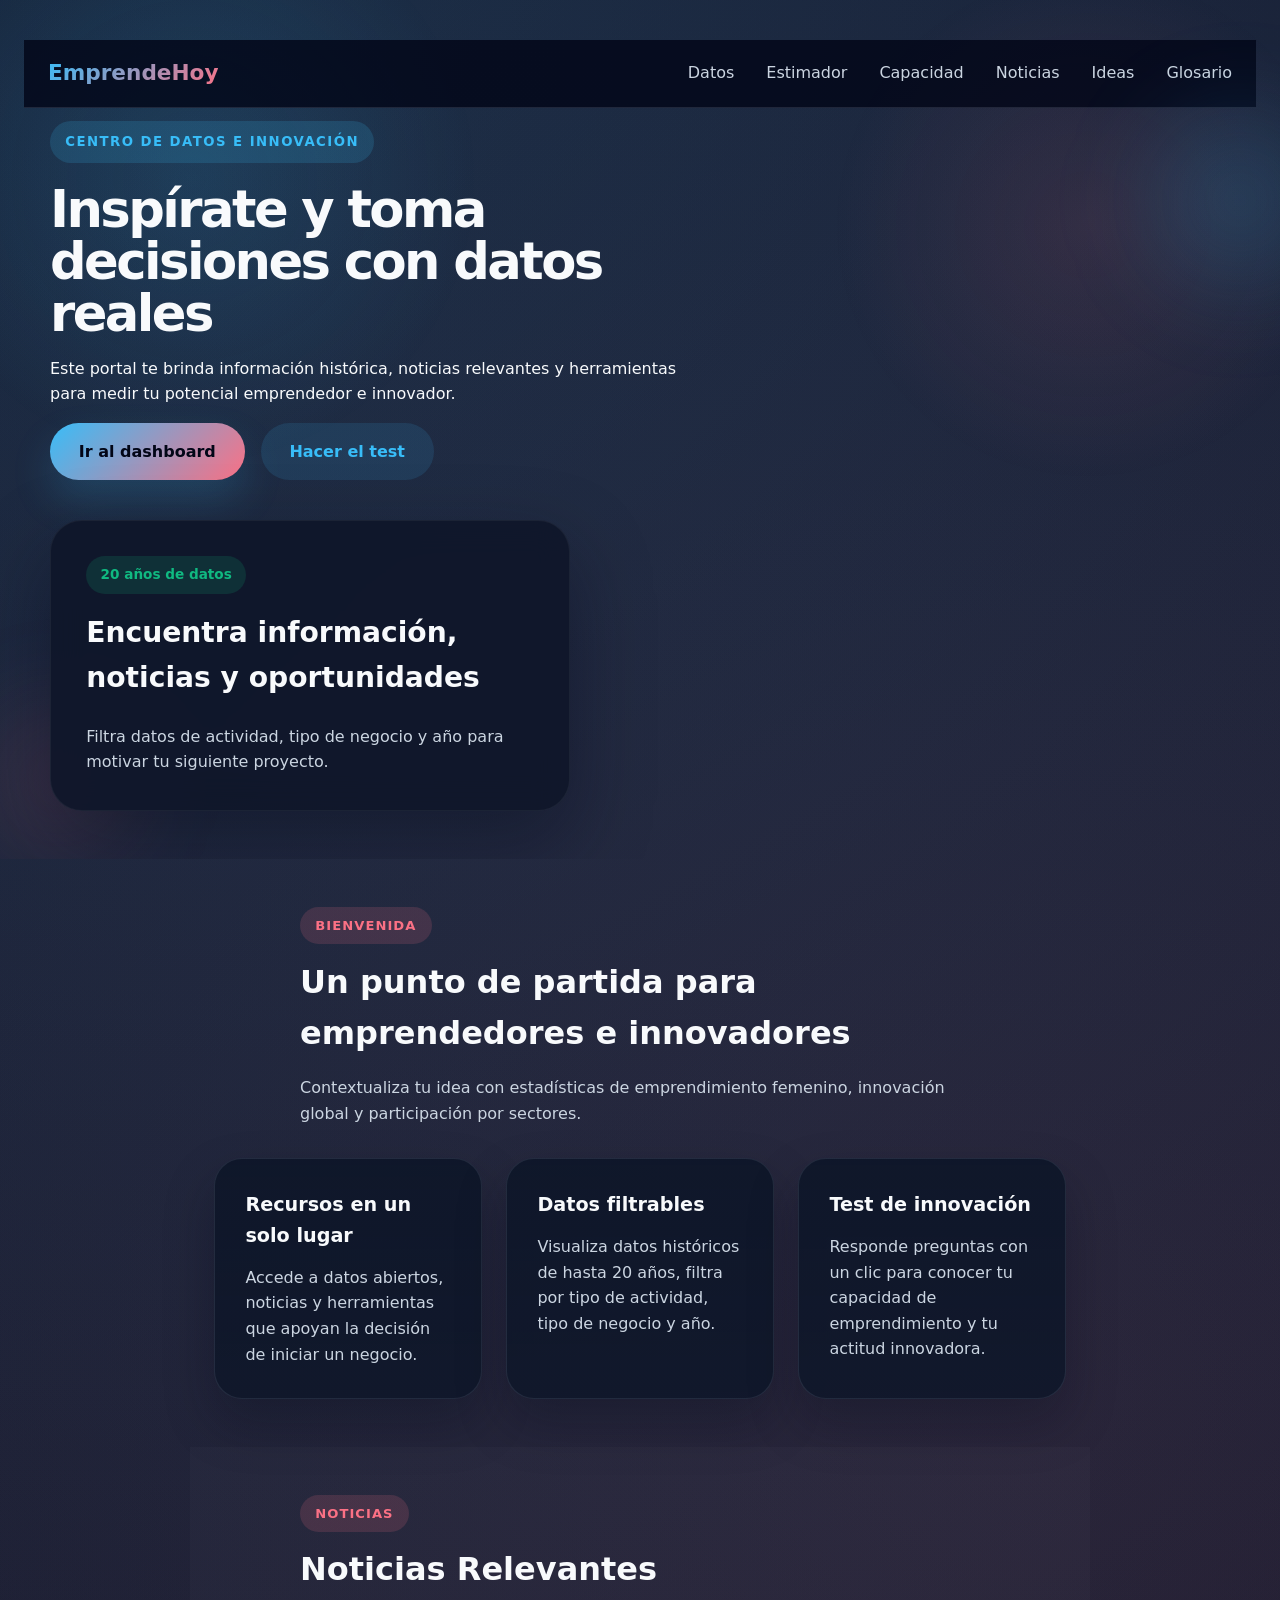
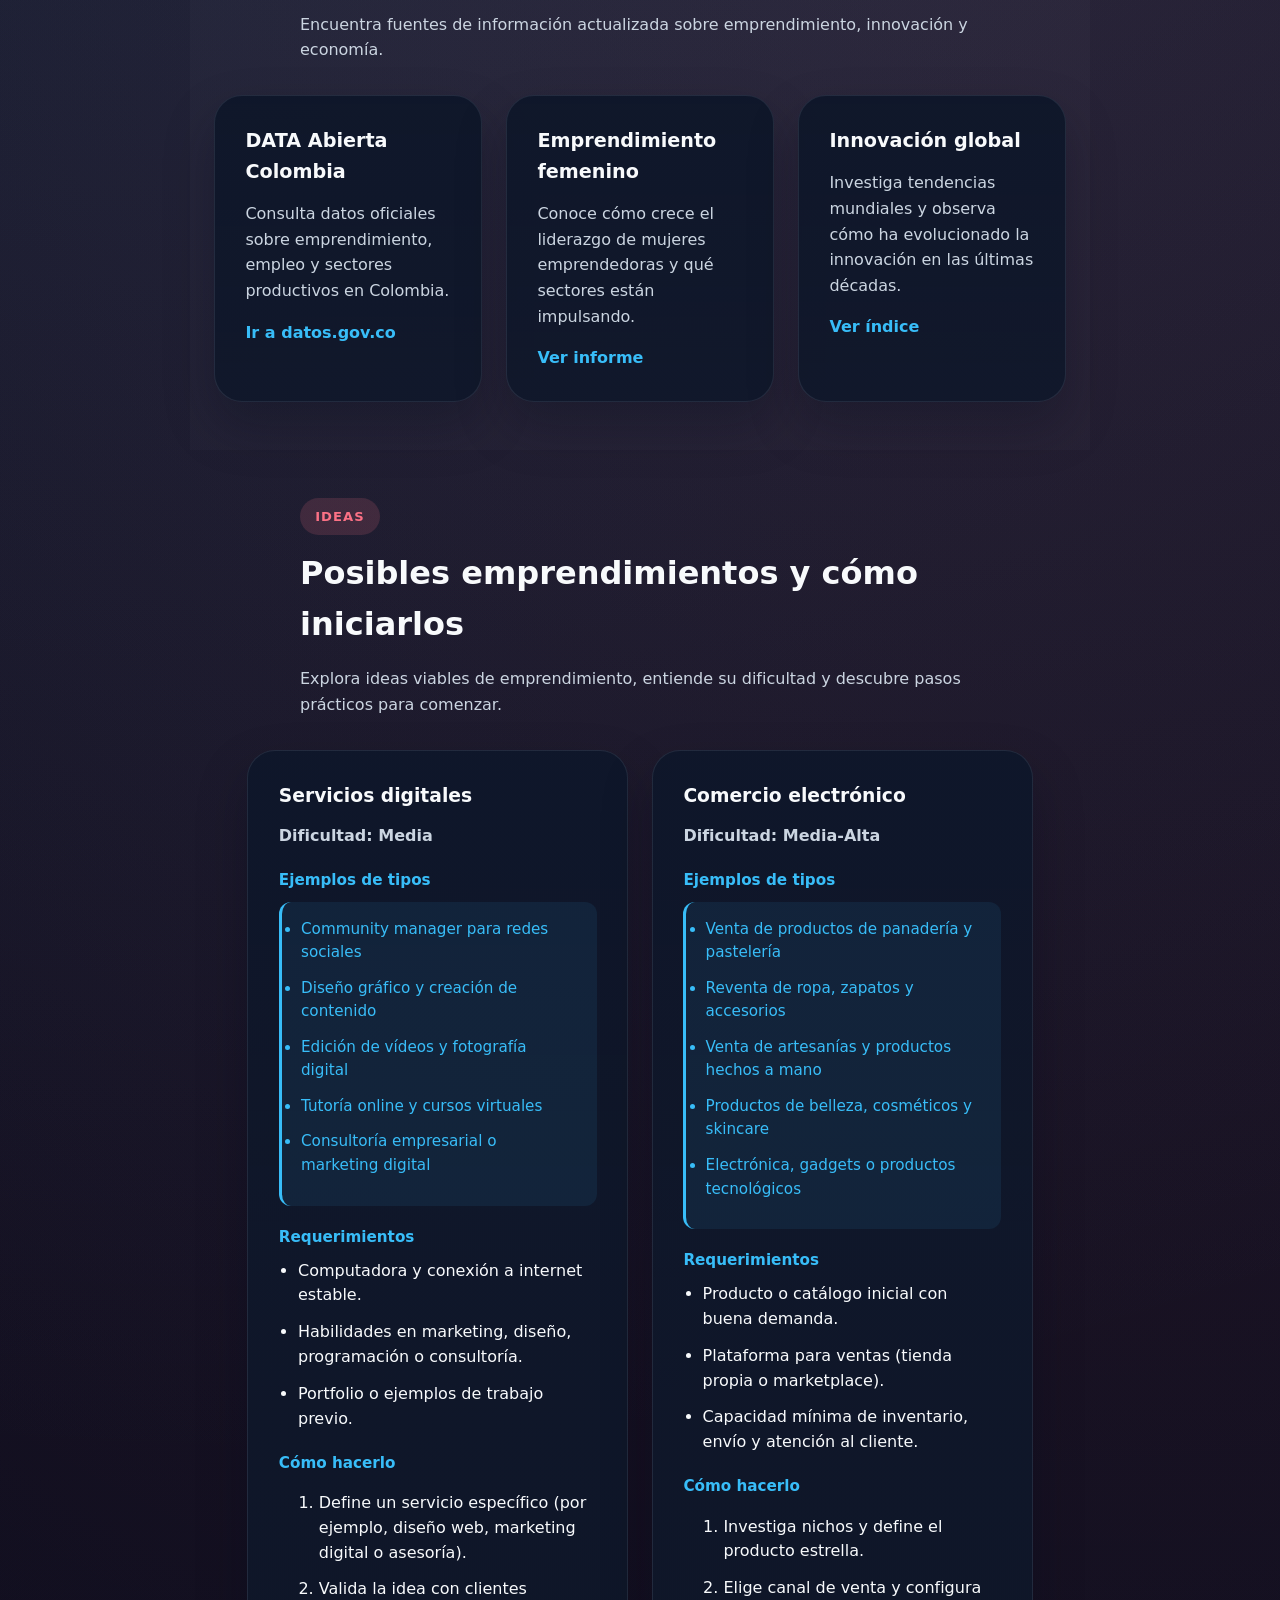
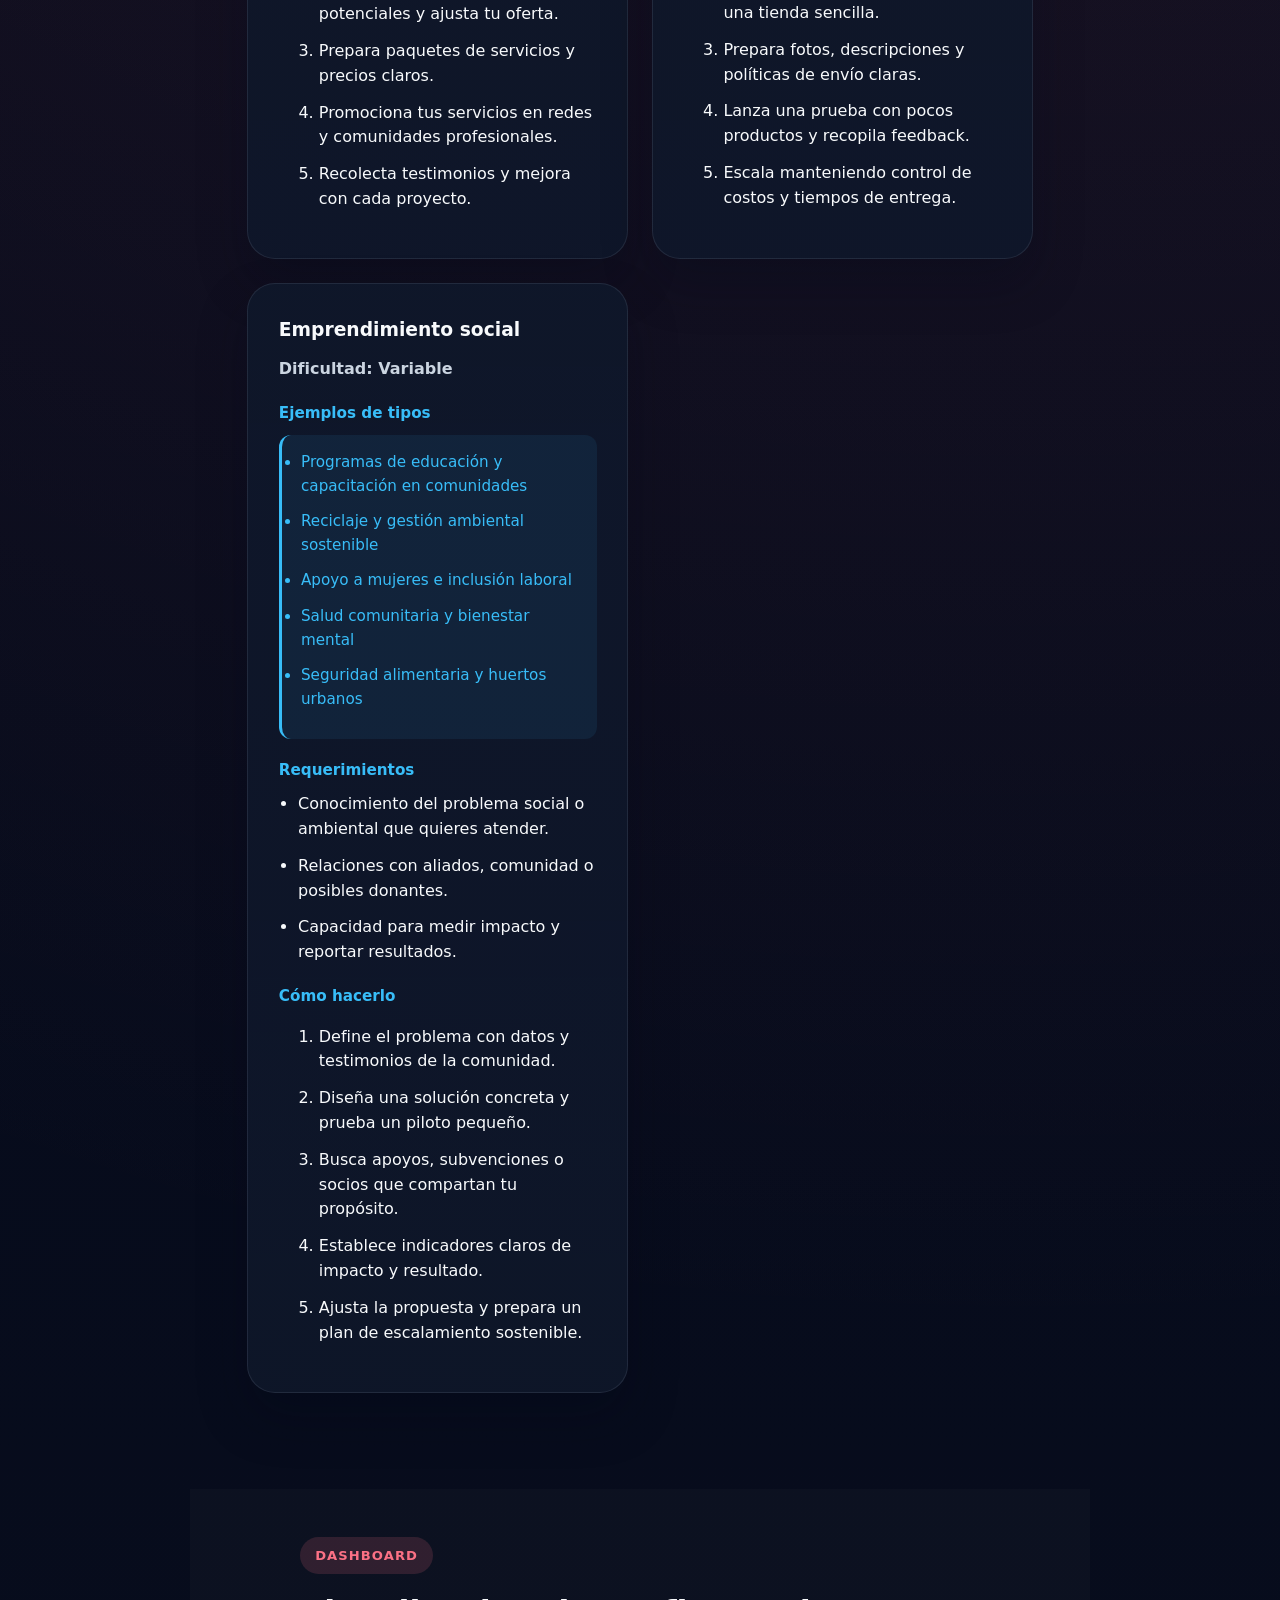
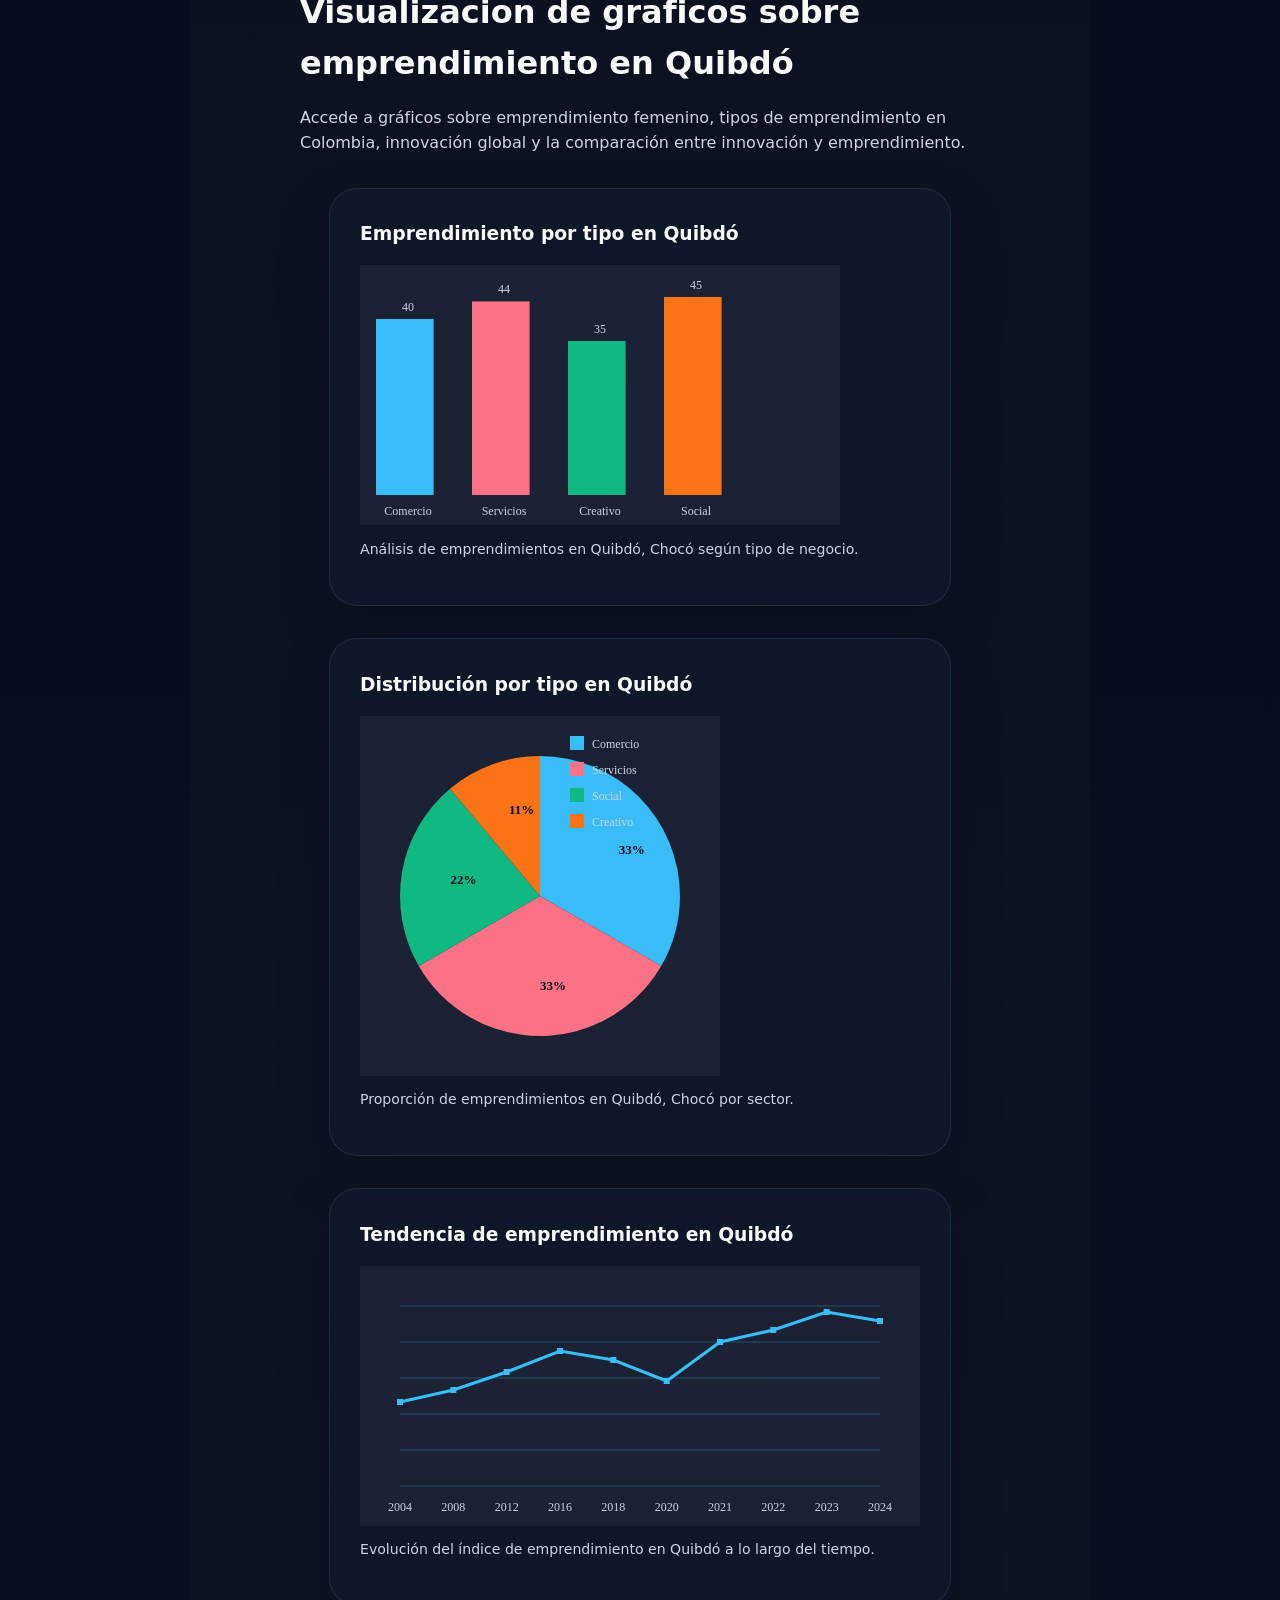
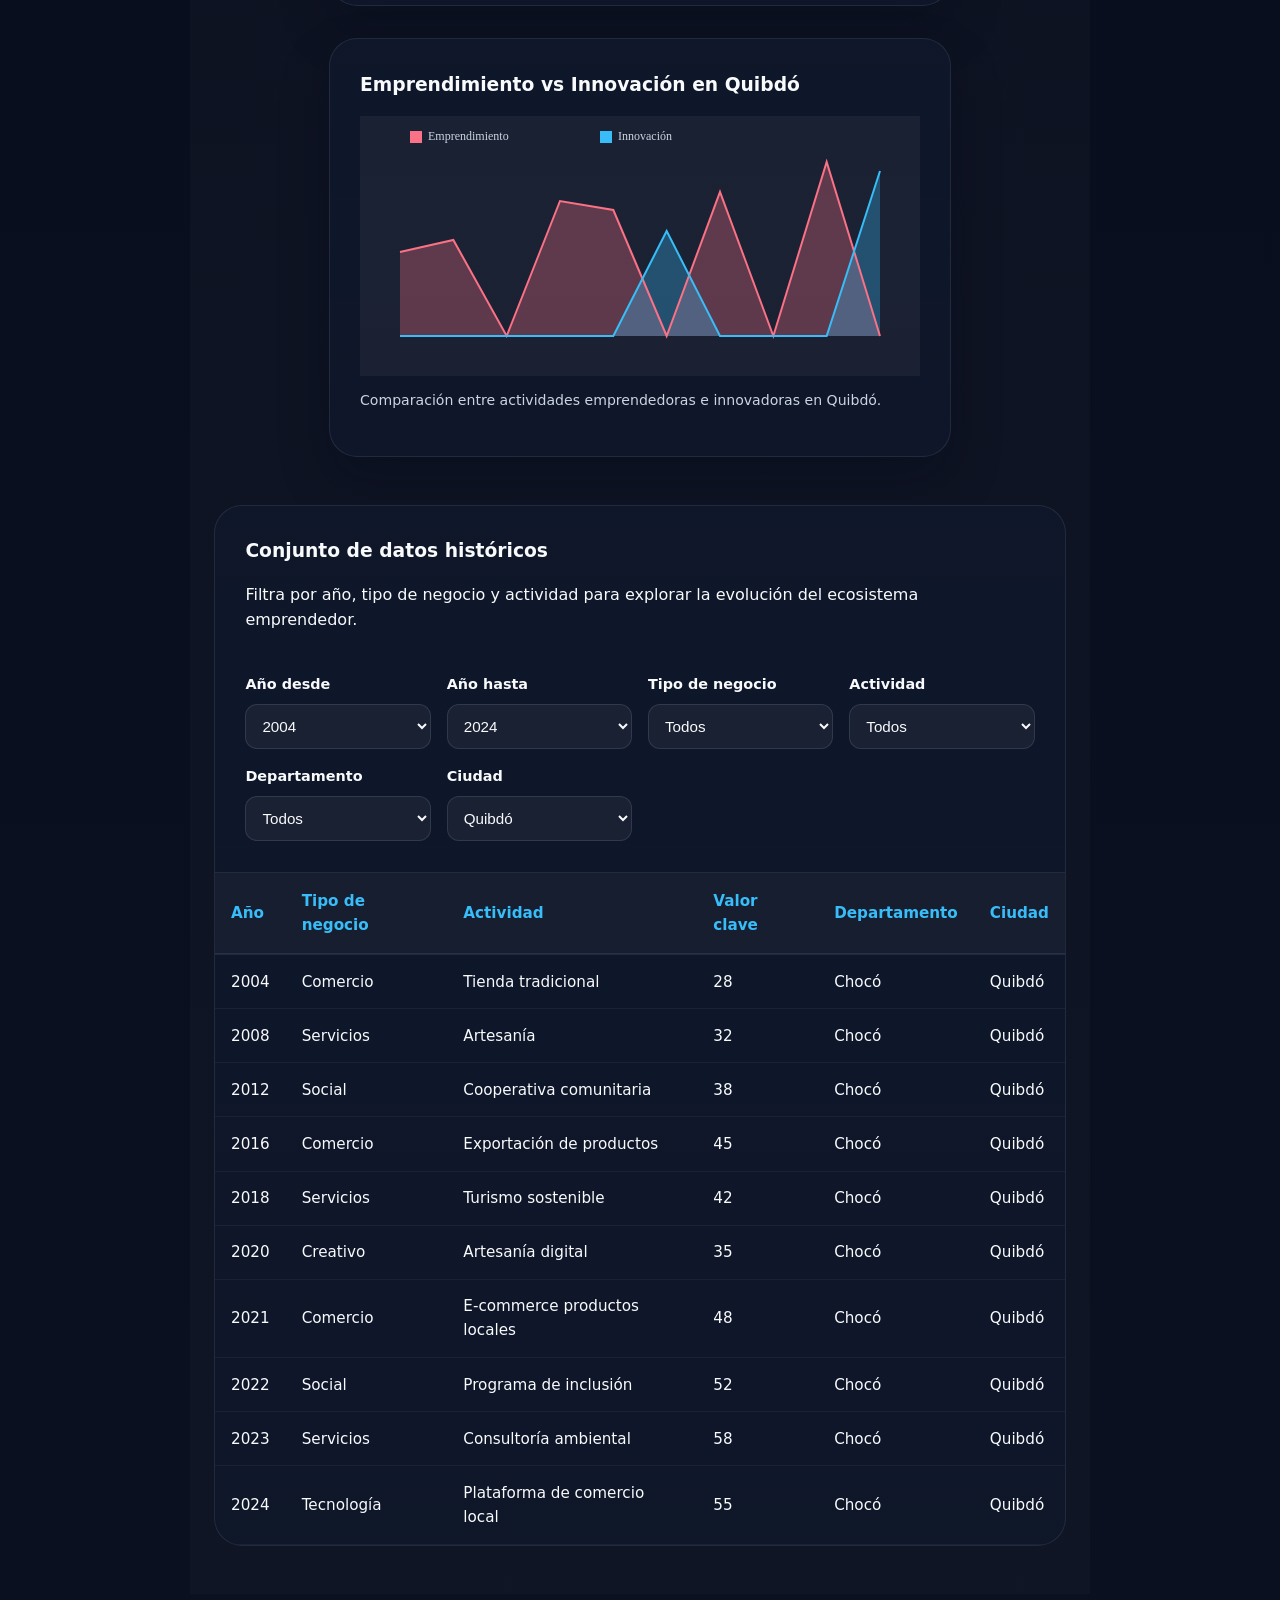
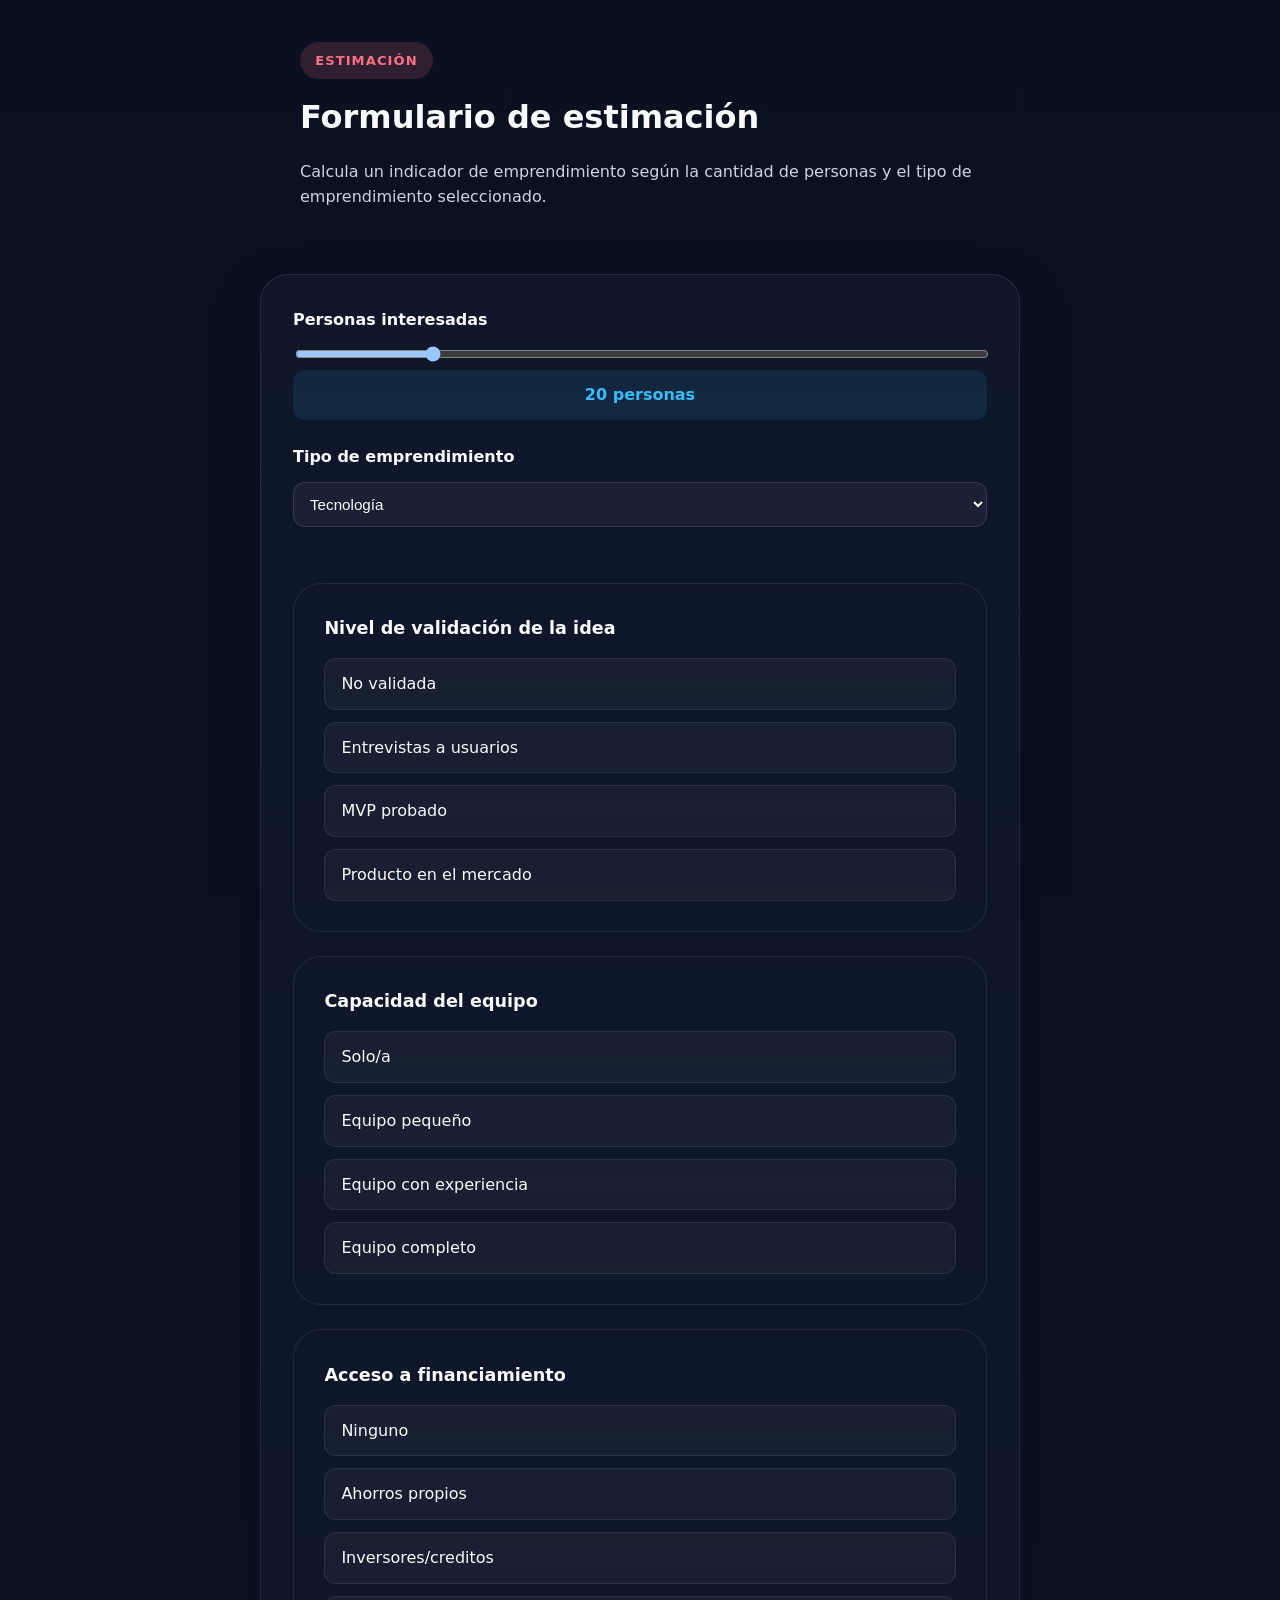
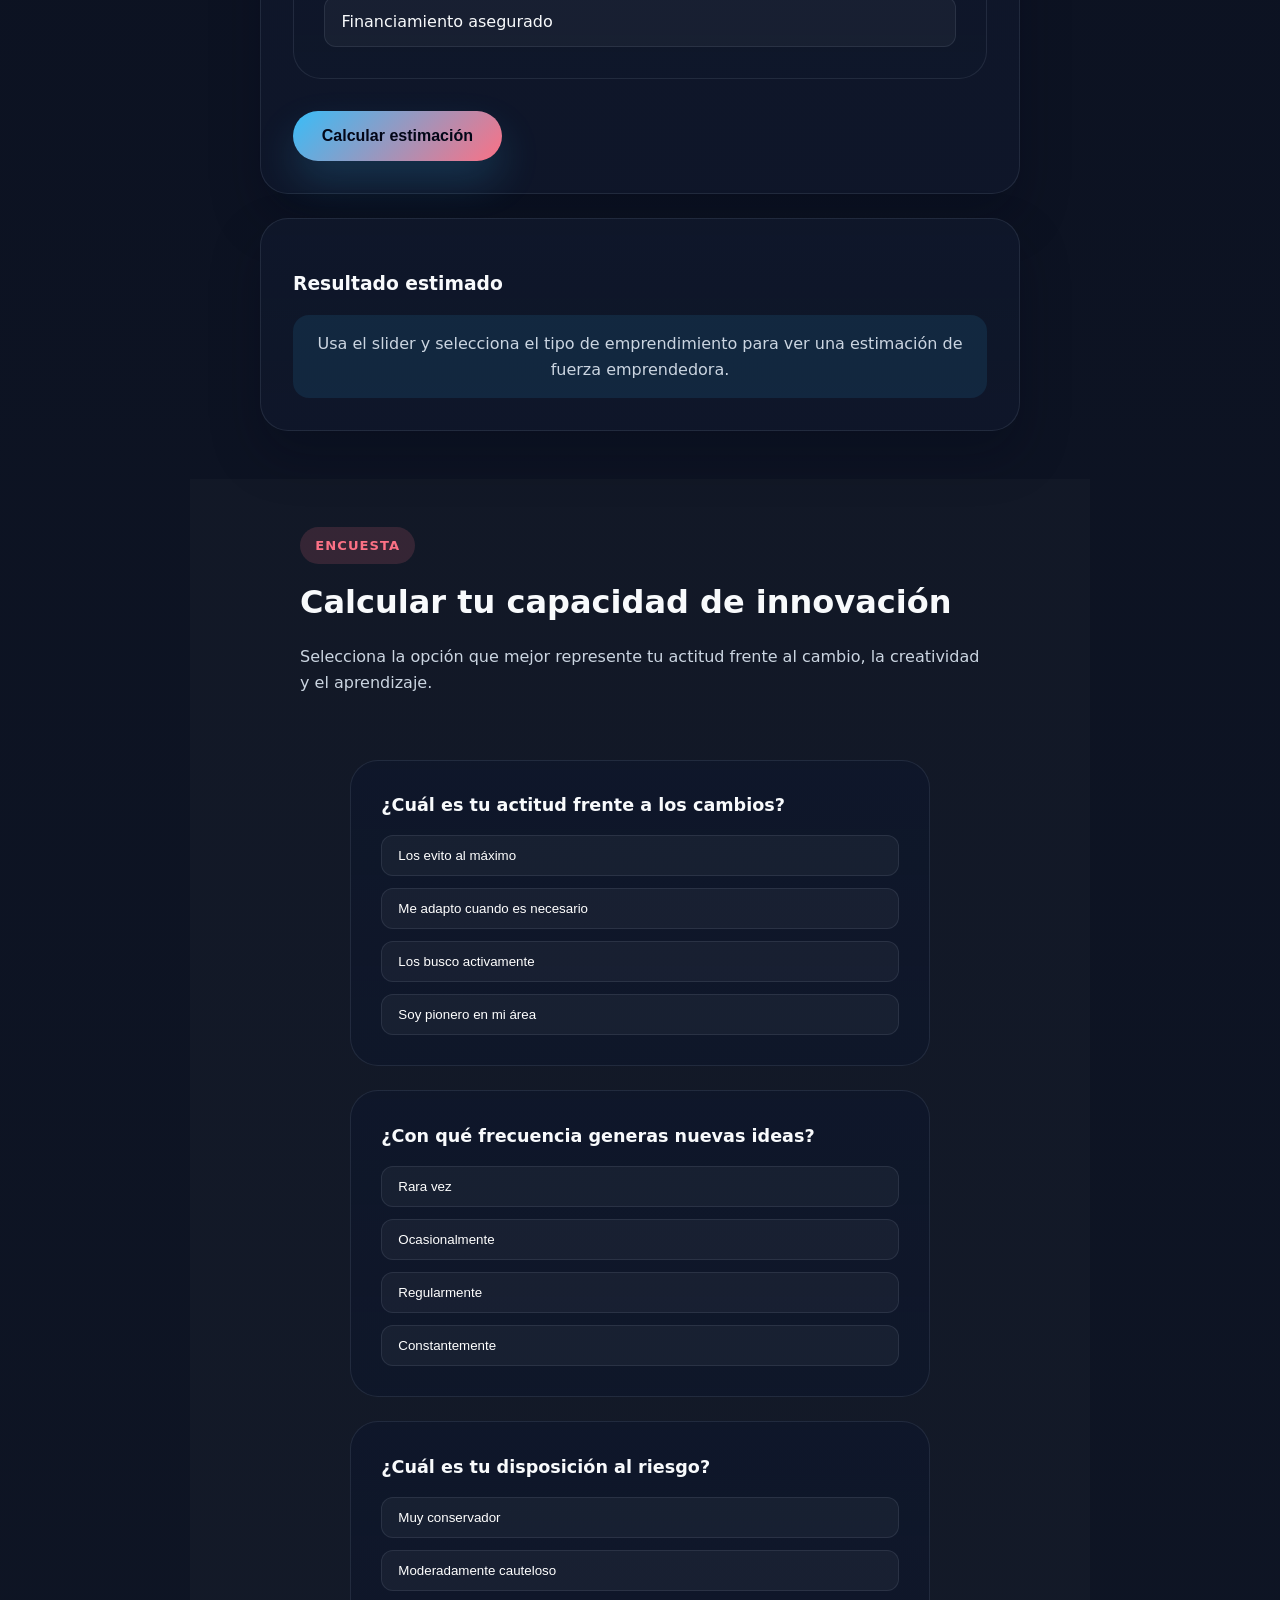
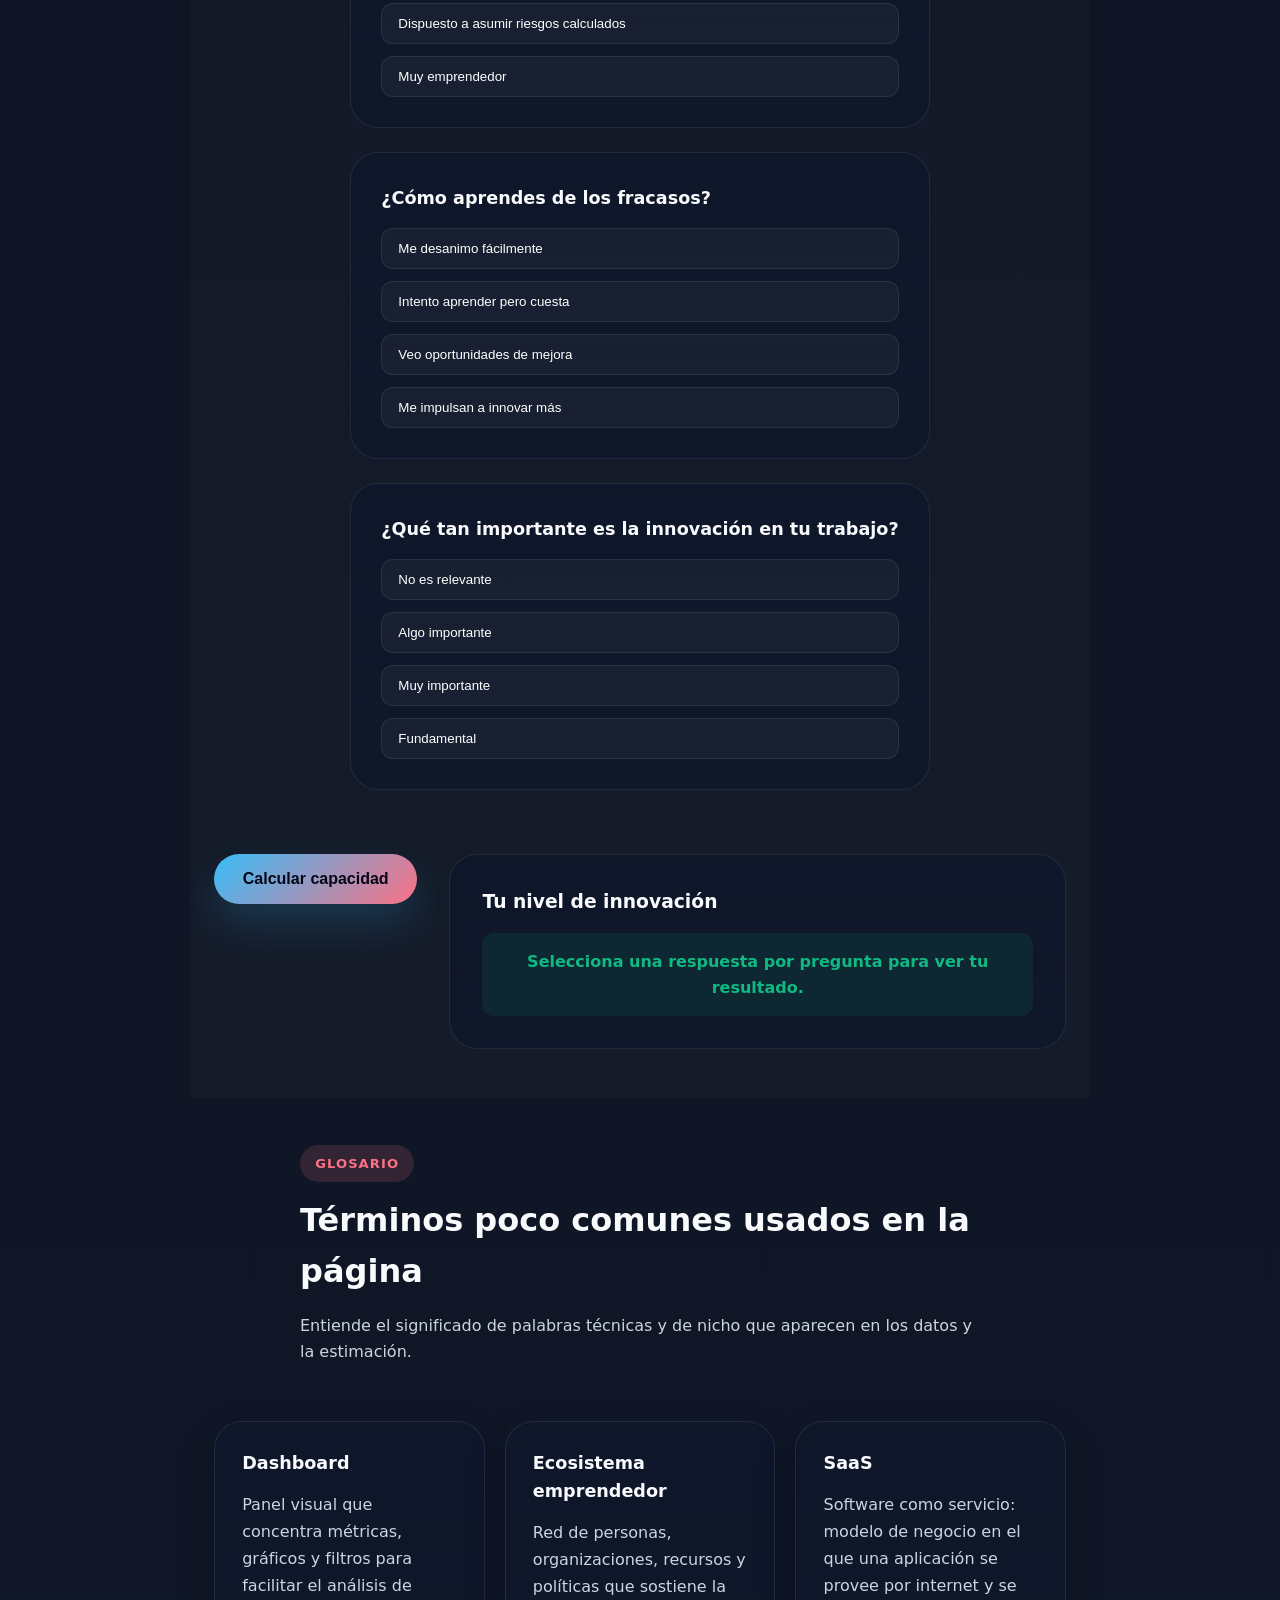
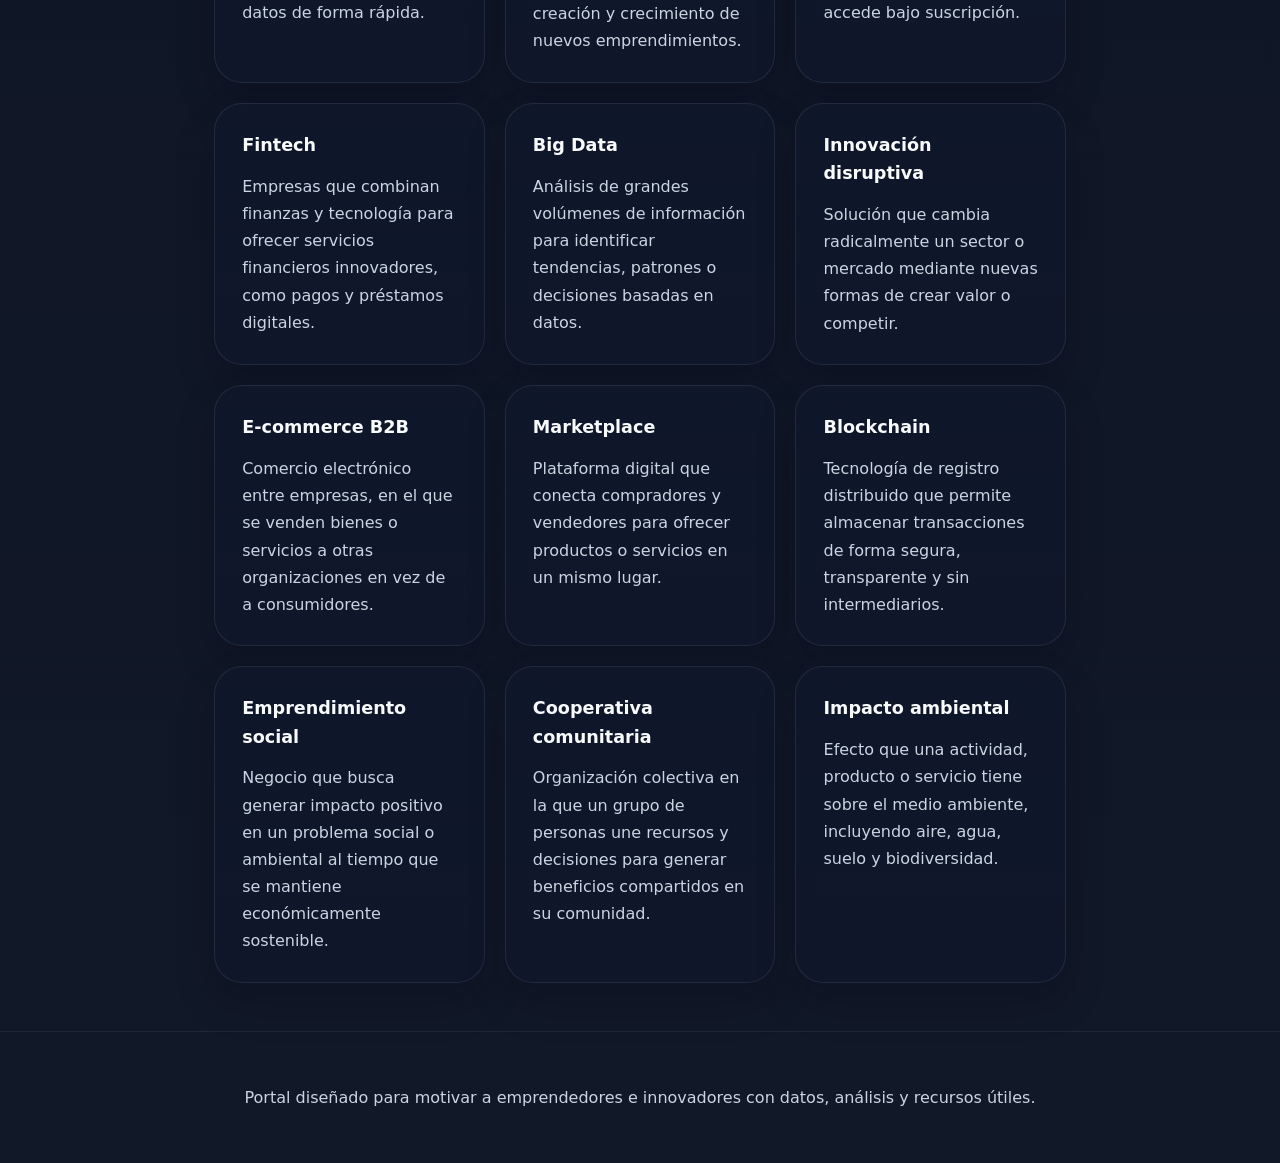
<file: index.html>
<!DOCTYPE html>
<html lang="es">
<head>
    <meta charset="UTF-8">
    <meta name="viewport" content="width=device-width, initial-scale=1.0">
    <title>Información para Emprender</title>
    <link rel="stylesheet" href="proyecto2.css">
</head>
<body>
    <header class="hero">
        <div class="topbar">
            <strong class="brand">EmprendeHoy</strong>
            <nav class="nav-links">
                <a href="#datos">Datos</a>
                <a href="#estimacion">Estimador</a>
                <a href="#capacidad">Capacidad</a>
                <a href="#noticias">Noticias</a>
                <a href="#ideas">Ideas</a>
                <a href="#glossario">Glosario</a>
            </nav>
        </div>
        <div class="hero-grid">
            <div class="hero-copy">
                <p class="eyebrow">Centro de datos e innovación</p>
                <h1>Inspírate y toma decisiones con datos reales</h1>
                <p>Este portal te brinda información histórica, noticias relevantes y herramientas para medir tu potencial emprendedor e innovador.</p>
                <div class="hero-actions">
                    <a class="hero-button" href="#datos">Ir al dashboard</a>
                    <a class="hero-button secondary" href="#capacidad">Hacer el test</a>
                </div>
            </div>
            <div class="hero-card">
                <span class="hero-pill">20 años de datos</span>
                <h2>Encuentra información, noticias y oportunidades</h2>
                <p>Filtra datos de actividad, tipo de negocio y año para motivar tu siguiente proyecto.</p>
            </div>
        </div>
    </header>

    <main>
        <section id="intro" class="section intro-section">
            <div class="section-header">
                <span class="section-tag">Bienvenida</span>
                <h2>Un punto de partida para emprendedores e innovadores</h2>
                <p>Contextualiza tu idea con estadísticas de emprendimiento femenino, innovación global y participación por sectores.</p>
            </div>
            <div class="intro-grid">
                <article class="intro-card">
                    <h3>Recursos en un solo lugar</h3>
                    <p>Accede a datos abiertos, noticias y herramientas que apoyan la decisión de iniciar un negocio.</p>
                </article>
                <article class="intro-card">
                    <h3>Datos filtrables</h3>
                    <p>Visualiza datos históricos de hasta 20 años, filtra por tipo de actividad, tipo de negocio y año.</p>
                </article>
                <article class="intro-card">
                    <h3>Test de innovación</h3>
                    <p>Responde preguntas con un clic para conocer tu capacidad de emprendimiento y tu actitud innovadora.</p>
                </article>
            </div>
        </section>

        <section id="noticias" class="section news-section">
            <div class="section-header">
                <span class="section-tag">Noticias</span>
                <h2>Noticias Relevantes</h2>
                <p>Encuentra fuentes de información actualizada sobre emprendimiento, innovación y economía.</p>
            </div>
            <div class="news-grid">
                <article class="news-card">
                    <h3>DATA Abierta Colombia</h3>
                    <p>Consulta datos oficiales sobre emprendimiento, empleo y sectores productivos en Colombia.</p>
                    <a href="https://www.datos.gov.co/" target="_blank" rel="noopener">Ir a datos.gov.co</a>
                </article>
                <article class="news-card">
                    <h3>Emprendimiento femenino</h3>
                    <p>Conoce cómo crece el liderazgo de mujeres emprendedoras y qué sectores están impulsando.</p>
                    <a href="https://www.womenglobalentrepreneurship.org/" target="_blank" rel="noopener">Ver informe</a>
                </article>
                <article class="news-card">
                    <h3>Innovación global</h3>
                    <p>Investiga tendencias mundiales y observa cómo ha evolucionado la innovación en las últimas décadas.</p>
                    <a href="https://www.globalinnovationindex.org/" target="_blank" rel="noopener">Ver índice</a>
                </article>
            </div>
        </section>

        <section id="ideas" class="section ideas-section">
            <div class="section-header">
                <span class="section-tag">Ideas</span>
                <h2>Posibles emprendimientos y cómo iniciarlos</h2>
                <p>Explora ideas viables de emprendimiento, entiende su dificultad y descubre pasos prácticos para comenzar.</p>
            </div>
            <div class="ideas-grid">
                <article class="idea-card">
                    <h3>Servicios digitales</h3>
                    <p>Dificultad: Media</p>
                    <h4>Ejemplos de tipos</h4>
                    <ul class="examples-list">
                        <li>Community manager para redes sociales</li>
                        <li>Diseño gráfico y creación de contenido</li>
                        <li>Edición de vídeos y fotografía digital</li>
                        <li>Tutoría online y cursos virtuales</li>
                        <li>Consultoría empresarial o marketing digital</li>
                    </ul>
                    <h4>Requerimientos</h4>
                    <ul>
                        <li>Computadora y conexión a internet estable.</li>
                        <li>Habilidades en marketing, diseño, programación o consultoría.</li>
                        <li>Portfolio o ejemplos de trabajo previo.</li>
                    </ul>
                    <h4>Cómo hacerlo</h4>
                    <ol>
                        <li>Define un servicio específico (por ejemplo, diseño web, marketing digital o asesoría).</li>
                        <li>Valida la idea con clientes potenciales y ajusta tu oferta.</li>
                        <li>Prepara paquetes de servicios y precios claros.</li>
                        <li>Promociona tus servicios en redes y comunidades profesionales.</li>
                        <li>Recolecta testimonios y mejora con cada proyecto.</li>
                    </ol>
                </article>
                <article class="idea-card">
                    <h3>Comercio electrónico</h3>
                    <p>Dificultad: Media-Alta</p>
                    <h4>Ejemplos de tipos</h4>
                    <ul class="examples-list">
                        <li>Venta de productos de panadería y pastelería</li>
                        <li>Reventa de ropa, zapatos y accesorios</li>
                        <li>Venta de artesanías y productos hechos a mano</li>
                        <li>Productos de belleza, cosméticos y skincare</li>
                        <li>Electrónica, gadgets o productos tecnológicos</li>
                    </ul>
                    <h4>Requerimientos</h4>
                    <ul>
                        <li>Producto o catálogo inicial con buena demanda.</li>
                        <li>Plataforma para ventas (tienda propia o marketplace).</li>
                        <li>Capacidad mínima de inventario, envío y atención al cliente.</li>
                    </ul>
                    <h4>Cómo hacerlo</h4>
                    <ol>
                        <li>Investiga nichos y define el producto estrella.</li>
                        <li>Elige canal de venta y configura una tienda sencilla.</li>
                        <li>Prepara fotos, descripciones y políticas de envío claras.</li>
                        <li>Lanza una prueba con pocos productos y recopila feedback.</li>
                        <li>Escala manteniendo control de costos y tiempos de entrega.</li>
                    </ol>
                </article>
                <article class="idea-card">
                    <h3>Emprendimiento social</h3>
                    <p>Dificultad: Variable</p>
                    <h4>Ejemplos de tipos</h4>
                    <ul class="examples-list">
                        <li>Programas de educación y capacitación en comunidades</li>
                        <li>Reciclaje y gestión ambiental sostenible</li>
                        <li>Apoyo a mujeres e inclusión laboral</li>
                        <li>Salud comunitaria y bienestar mental</li>
                        <li>Seguridad alimentaria y huertos urbanos</li>
                    </ul>
                    <h4>Requerimientos</h4>
                    <ul>
                        <li>Conocimiento del problema social o ambiental que quieres atender.</li>
                        <li>Relaciones con aliados, comunidad o posibles donantes.</li>
                        <li>Capacidad para medir impacto y reportar resultados.</li>
                    </ul>
                    <h4>Cómo hacerlo</h4>
                    <ol>
                        <li>Define el problema con datos y testimonios de la comunidad.</li>
                        <li>Diseña una solución concreta y prueba un piloto pequeño.</li>
                        <li>Busca apoyos, subvenciones o socios que compartan tu propósito.</li>
                        <li>Establece indicadores claros de impacto y resultado.</li>
                        <li>Ajusta la propuesta y prepara un plan de escalamiento sostenible.</li>
                    </ol>
                </article>
            </div>
        </section>

        <section id="datos" class="section data-section">
            <div class="section-header">
                <span class="section-tag">Dashboard</span>
                <h2>Visualizacion de graficos sobre emprendimiento en Quibdó</h2>
                <p>Accede a gráficos sobre emprendimiento femenino, tipos de emprendimiento en Colombia, innovación global y la comparación entre innovación y emprendimiento.</p>
            </div>
            <div class="charts-grid">
                <article class="chart-card">
                    <h3>Emprendimiento por tipo en Quibdó</h3>
                    <canvas id="barChart" width="480" height="260"></canvas>
                    <p class="chart-note">Análisis de emprendimientos en Quibdó, Chocó según tipo de negocio.</p>
                </article>
                <article class="chart-card">
                    <h3>Distribución por tipo en Quibdó</h3>
                    <canvas id="pieChart" width="360" height="360"></canvas>
                    <p class="chart-note">Proporción de emprendimientos en Quibdó, Chocó por sector.</p>
                </article>
                <article class="chart-card">
                    <h3>Tendencia de emprendimiento en Quibdó</h3>
                    <canvas id="lineChart" width="560" height="260"></canvas>
                    <p class="chart-note">Evolución del índice de emprendimiento en Quibdó a lo largo del tiempo.</p>
                </article>
                <article class="chart-card">
                    <h3>Emprendimiento vs Innovación en Quibdó</h3>
                    <canvas id="areaChart" width="560" height="260"></canvas>
                    <p class="chart-note">Comparación entre actividades emprendedoras e innovadoras en Quibdó.</p>
                </article>
            </div>
            <div class="table-panel">
                <div class="panel-header">
                    <div>
                        <h3>Conjunto de datos históricos</h3>
                        <p>Filtra por año, tipo de negocio y actividad para explorar la evolución del ecosistema emprendedor.</p>
                    </div>
                    <div class="filters">
                        <div class="filter-group">
                            <label for="yearFrom">Año desde</label>
                            <select id="yearFrom"></select>
                        </div>
                        <div class="filter-group">
                            <label for="yearTo">Año hasta</label>
                            <select id="yearTo"></select>
                        </div>
                        <div class="filter-group">
                            <label for="typeFilter">Tipo de negocio</label>
                            <select id="typeFilter">
                                <option value="Todos">Todos</option>
                            </select>
                        </div>
                        <div class="filter-group">
                            <label for="activityFilter">Actividad</label>
                            <select id="activityFilter">
                                <option value="Todos">Todos</option>
                            </select>
                        </div>
                        <div class="filter-group">
                            <label for="departmentFilter">Departamento</label>
                            <select id="departmentFilter">
                                <option value="Todos">Todos</option>
                            </select>
                        </div>
                        <div class="filter-group">
                            <label for="cityFilter">Ciudad</label>
                            <select id="cityFilter">
                                <option value="Todos">Todos</option>
                            </select>
                        </div>
                    </div>
                </div>
                <div class="table-wrap">
                    <table class="data-table">
                        <thead>
                            <tr>
                                <th>Año</th>
                                <th>Tipo de negocio</th>
                                <th>Actividad</th>
                                <th>Valor clave</th>
                                <th>Departamento</th>
                                <th>Ciudad</th>
                            </tr>
                        </thead>
                        <tbody id="dataBody"></tbody>
                    </table>
                </div>
            </div>
        </section>

        <section id="estimacion" class="section form-section">
            <div class="section-header">
                <span class="section-tag">Estimación</span>
                <h2>Formulario de estimación</h2>
                <p>Calcula un indicador de emprendimiento según la cantidad de personas y el tipo de emprendimiento seleccionado.</p>
            </div>
            <div class="form-grid">
                <div class="estimation-card">
                    <label for="peopleCount">Personas interesadas</label>
                    <input id="peopleCount" type="range" min="1" max="100" value="20">
                    <div class="range-value"><span id="peopleValue">20</span> personas</div>
                    <label for="businessType">Tipo de emprendimiento</label>
                    <select id="businessType">
                        <option value="Tecnología">Tecnología</option>
                        <option value="Social">Social</option>
                        <option value="Creativo">Creativo</option>
                        <option value="Comercio">Comercio</option>
                        <option value="Servicios">Servicios</option>
                    </select>
                    <button id="estimateButton" class="action-button">Calcular estimación</button>
                </div>
                <div class="result-card">
                    <h3>Resultado estimado</h3>
                    <p id="estimateResult">Usa el slider y selecciona el tipo de emprendimiento para ver una estimación de fuerza emprendedora.</p>
                </div>
            </div>
        </section>

        <section id="capacidad" class="section quiz-section">
            <div class="section-header">
                <span class="section-tag">Encuesta</span>
                <h2>Calcular tu capacidad de innovación</h2>
                <p>Selecciona la opción que mejor represente tu actitud frente al cambio, la creatividad y el aprendizaje.</p>
            </div>
            <div id="quizCards" class="quiz-grid"></div>
            <div class="quiz-summary">
                <button id="calculateQuiz" class="action-button">Calcular capacidad</button>
                <div class="quiz-result">
                    <h3>Tu nivel de innovación</h3>
                    <p id="quizScore">Selecciona una respuesta por pregunta para ver tu resultado.</p>
                </div>
            </div>
            <div class="advice-table-container" id="adviceTableContainer" style="display: none;">
                <h3>Tabla de niveles y consejos personalizados</h3>
                <table class="advice-table">
                    <thead>
                        <tr>
                            <th>Rango de Porcentaje</th>
                            <th>Nivel</th>
                            <th>Consejo Personalizado</th>
                        </tr>
                    </thead>
                    <tbody>
                        <tr class="advice-row" id="adviceRow1">
                            <td>0% - 25%</td>
                            <td>Nivel Básico</td>
                            <td>Tienes potencial para desarrollar tu capacidad emprendedora. Te recomendamos comenzar a leer sobre innovación, asistir a talleres de emprendimiento y buscar mentores en tu área de interés. No temas experimentar con ideas pequeñas.</td>
                        </tr>
                        <tr class="advice-row" id="adviceRow2">
                            <td>26% - 50%</td>
                            <td>Nivel Intermedio</td>
                            <td>Tienes buenas características emprendedoras. Te sugerimos profundizar en áreas específicas del emprendimiento como finanzas, marketing y gestión de equipos. Busca participar en proyectos que desafíen tu creatividad.</td>
                        </tr>
                        <tr class="advice-row" id="adviceRow3">
                            <td>51% - 75%</td>
                            <td>Nivel Avanzado</td>
                            <td>Eres muy innovador y emprendedor. Te animamos a liderar proyectos, compartir tu conocimiento con otros y buscar inversión o recursos para llevar tus ideas a escala. Considera crear una red de emprendedores.</td>
                        </tr>
                        <tr class="advice-row" id="adviceRow4">
                            <td>76% - 100%</td>
                            <td>Nivel Experto</td>
                            <td>Eres un innovador nato con alto potencial emprendedor. Te recomendamos crear tu propio emprendimiento, mentorizar a otros emprendedores, o buscar oportunidades de inversión en startups. Tu visión puede transformar mercados.</td>
                        </tr>
                    </tbody>
                </table>
                <div class="your-advice" id="yourAdvice"></div>
            </div>
        </section>

        <section id="glossario" class="section glossary-section">
            <div class="section-header">
                <span class="section-tag">Glosario</span>
                <h2>Términos poco comunes usados en la página</h2>
                <p>Entiende el significado de palabras técnicas y de nicho que aparecen en los datos y la estimación.</p>
            </div>
            <div class="glossary-grid">
                <article class="glossary-card">
                    <h3>Dashboard</h3>
                    <p>Panel visual que concentra métricas, gráficos y filtros para facilitar el análisis de datos de forma rápida.</p>
                </article>
                <article class="glossary-card">
                    <h3>Ecosistema emprendedor</h3>
                    <p>Red de personas, organizaciones, recursos y políticas que sostiene la creación y crecimiento de nuevos emprendimientos.</p>
                </article>
                <article class="glossary-card">
                    <h3>SaaS</h3>
                    <p>Software como servicio: modelo de negocio en el que una aplicación se provee por internet y se accede bajo suscripción.</p>
                </article>
                <article class="glossary-card">
                    <h3>Fintech</h3>
                    <p>Empresas que combinan finanzas y tecnología para ofrecer servicios financieros innovadores, como pagos y préstamos digitales.</p>
                </article>
                <article class="glossary-card">
                    <h3>Big Data</h3>
                    <p>Análisis de grandes volúmenes de información para identificar tendencias, patrones o decisiones basadas en datos.</p>
                </article>
                <article class="glossary-card">
                    <h3>Innovación disruptiva</h3>
                    <p>Solución que cambia radicalmente un sector o mercado mediante nuevas formas de crear valor o competir.</p>
                </article>
                <article class="glossary-card">
                    <h3>E-commerce B2B</h3>
                    <p>Comercio electrónico entre empresas, en el que se venden bienes o servicios a otras organizaciones en vez de a consumidores.</p>
                </article>
                <article class="glossary-card">
                    <h3>Marketplace</h3>
                    <p>Plataforma digital que conecta compradores y vendedores para ofrecer productos o servicios en un mismo lugar.</p>
                </article>
                <article class="glossary-card">
                    <h3>Blockchain</h3>
                    <p>Tecnología de registro distribuido que permite almacenar transacciones de forma segura, transparente y sin intermediarios.</p>
                </article>
                <article class="glossary-card">
                    <h3>Emprendimiento social</h3>
                    <p>Negocio que busca generar impacto positivo en un problema social o ambiental al tiempo que se mantiene económicamente sostenible.</p>
                </article>
                <article class="glossary-card">
                    <h3>Cooperativa comunitaria</h3>
                    <p>Organización colectiva en la que un grupo de personas une recursos y decisiones para generar beneficios compartidos en su comunidad.</p>
                </article>
                <article class="glossary-card">
                    <h3>Impacto ambiental</h3>
                    <p>Efecto que una actividad, producto o servicio tiene sobre el medio ambiente, incluyendo aire, agua, suelo y biodiversidad.</p>
                </article>
            </div>
        </section>
    </main>

    <footer class="footer">
        <p>Portal diseñado para motivar a emprendedores e innovadores con datos, análisis y recursos útiles.</p>
    </footer>
    <script src="proyecto3.js"></script>
</body>
</html>
</file>
<file: proyecto2.css>
:root {
    color-scheme: dark;
    --bg: #020617;
    --surface: rgba(15, 23, 42, 0.92);
    --surface-strong: rgba(15, 23, 42, 1);
    --text: #f8fafc;
    --muted: #cbd5e1;
    --primary: #38bdf8;
    --accent: #fb7185;
    --accent-soft: rgba(251, 113, 133, 0.16);
    --green: #10b981;
    --orange: #f97316;
    --border: rgba(148, 163, 184, 0.18);
    --shadow: 0 32px 80px rgba(2, 6, 23, 0.35);
    font-family: Inter, system-ui, -apple-system, BlinkMacSystemFont, "Segoe UI", sans-serif;
}

* {
    box-sizing: border-box;
}

html {
    scroll-behavior: smooth;
}

body {
    margin: 0;
    min-height: 100%;
    background: radial-gradient(circle at 20% 0%, rgba(56, 189, 248, 0.18), transparent 22%),
                radial-gradient(circle at 80% 10%, rgba(251, 113, 133, 0.15), transparent 25%),
                linear-gradient(180deg, #020617 0%, #111827 100%);
    color: var(--text);
    line-height: 1.6;
}

a {
    color: inherit;
    text-decoration: none;
}

body::before {
    content: "";
    position: fixed;
    inset: 0;
    background: radial-gradient(circle at 15% 20%, rgba(56, 189, 248, 0.12), transparent 22%),
                radial-gradient(circle at 85% 25%, rgba(251, 113, 133, 0.1), transparent 20%);
    pointer-events: none;
}

.topbar {
    display: flex;
    justify-content: space-between;
    align-items: center;
    padding: 1rem 1.5rem;
    background: rgba(2, 6, 23, 0.8);
    border-bottom: 1px solid var(--border);
    max-width: 100%;
}

.brand {
    font-size: 1.35rem;
    font-weight: 800;
    background: linear-gradient(135deg, var(--primary), var(--accent));
    -webkit-background-clip: text;
    -webkit-text-fill-color: transparent;
    background-clip: text;
}

.nav-links {
    display: flex;
    gap: 2rem;
    flex-wrap: wrap;
    justify-content: flex-end;
}

.nav-links a {
    color: var(--muted);
    font-weight: 500;
    transition: color 0.3s ease;
}

.nav-links a:hover {
    color: var(--primary);
}

.hero {
    position: relative;
    overflow: hidden;
    padding: 2.5rem 1.5rem 3rem;
    max-width: 100%;
}

.hero::after {
    content: "";
    position: absolute;
    right: -120px;
    top: 40px;
    width: 320px;
    height: 320px;
    background: radial-gradient(circle, rgba(56, 189, 248, 0.2), transparent 58%);
    filter: blur(40px);
    pointer-events: none;
}

.hero::before {
    content: "";
    position: absolute;
    left: -80px;
    bottom: -60px;
    width: 280px;
    height: 280px;
    background: radial-gradient(circle, rgba(251, 113, 133, 0.16), transparent 58%);
    filter: blur(40px);
    pointer-events: none;
}

.hero-grid {
    position: relative;
    z-index: 1;
    display: grid;
    gap: 2.5rem;
    max-width: 1180px;
    margin: 0 auto;
}

.hero-copy {
    max-width: 660px;
}

.eyebrow {
    display: inline-flex;
    padding: 0.65rem 0.95rem;
    border-radius: 999px;
    background: rgba(56, 189, 248, 0.16);
    color: var(--primary);
    font-size: 0.83rem;
    font-weight: 700;
    letter-spacing: 0.11em;
    text-transform: uppercase;
    margin-bottom: 1.25rem;
}

h1 {
    margin: 0;
    font-size: clamp(2.75rem, 4vw, 4.7rem);
    line-height: 1.02;
    letter-spacing: -0.05em;
}

h2 {
    font-size: clamp(2rem, 2.4vw, 3rem);
}

.hero > p {
    max-width: 46rem;
    margin: 1.6rem 0 2rem;
    color: var(--muted);
    font-size: 1.08rem;
}

.hero-button {
    display: inline-flex;
    align-items: center;
    justify-content: center;
    gap: 0.6rem;
    padding: 1rem 1.8rem;
    border-radius: 999px;
    background: linear-gradient(135deg, var(--primary), var(--accent));
    color: #020617;
    font-size: 1rem;
    font-weight: 700;
    box-shadow: 0 20px 40px rgba(56, 189, 248, 0.18);
    transition: transform 0.25s ease, box-shadow 0.25s ease;
}

.hero-button:hover {
    transform: translateY(-3px);
    box-shadow: 0 26px 50px rgba(56, 189, 248, 0.26);
}

.hero-actions {
    display: flex;
    gap: 1rem;
    flex-wrap: wrap;
}

.action-button {
    display: inline-flex;
    align-items: center;
    justify-content: center;
    gap: 0.6rem;
    padding: 1rem 1.8rem;
    border-radius: 999px;
    background: linear-gradient(135deg, var(--primary), var(--accent));
    color: #020617;
    font-size: 1rem;
    font-weight: 700;
    box-shadow: 0 20px 40px rgba(56, 189, 248, 0.18);
    transition: transform 0.25s ease, box-shadow 0.25s ease;
    border: none;
    cursor: pointer;
}

.action-button:hover {
    transform: translateY(-3px);
    box-shadow: 0 26px 50px rgba(56, 189, 248, 0.26);
}

.hero-button.secondary {
    background: rgba(56, 189, 248, 0.12);
    color: var(--primary);
    box-shadow: none;
}

.hero-image {
    position: relative;
    z-index: 1;
    display: flex;
    justify-content: center;
}

.card-main,
.hero-card {
    width: min(100%, 520px);
    padding: 2.2rem;
    border-radius: 2rem;
    background: rgba(15, 23, 42, 0.94);
    border: 1px solid rgba(255, 255, 255, 0.05);
    box-shadow: var(--shadow);
    backdrop-filter: blur(16px);
    transition: transform 0.3s ease, border-color 0.3s ease;
}

.card-main:hover,
.hero-card:hover {
    transform: translateY(-6px);
    border-color: rgba(56, 189, 248, 0.28);
}

.card-main h2,
.hero-card h2 {
    margin-top: 0;
    font-size: clamp(1.7rem, 2.2vw, 2.3rem);
}

.card-main p,
.hero-card p {
    margin: 1rem 0 0;
    color: var(--muted);
}

.hero-pill {
    display: inline-block;
    padding: 0.5rem 0.9rem;
    border-radius: 999px;
    background: rgba(16, 185, 129, 0.15);
    color: var(--green);
    font-weight: 700;
    font-size: 0.85rem;
    margin-bottom: 1rem;
}

.section {
    padding: 3rem 1.5rem;
    max-width: 900px;
    margin: 0 auto;
    display: flex;
    flex-direction: column;
    align-items: center;
}

.section:nth-of-type(even) {
    background: rgba(255,255,255,0.02);
}

.section-header {
    max-width: 680px;
    margin-bottom: 2rem;
}

.section-tag {
    display: inline-block;
    padding: 0.5rem 0.95rem;
    border-radius: 999px;
    background: rgba(251, 113, 133, 0.15);
    color: var(--accent);
    font-weight: 700;
    text-transform: uppercase;
    letter-spacing: 0.08em;
    font-size: 0.82rem;
    margin-bottom: 0.8rem;
}

.section-header h2 {
    margin: 0;
    font-size: clamp(2rem, 2.4vw, 3rem);
}

.section-header p {
    margin: 1rem 0 0;
    color: var(--muted);
    font-size: 1rem;
}

.intro-grid,
.news-grid {
    display: grid;
    gap: 1.5rem;
    grid-template-columns: repeat(auto-fit, minmax(240px, 1fr));
}

.intro-card,
.news-card {
    padding: 1.9rem;
    border-radius: 1.75rem;
    background: linear-gradient(180deg, rgba(15, 23, 42, 0.98), rgba(15, 23, 42, 0.9));
    border: 1px solid rgba(148, 163, 184, 0.14);
    box-shadow: 0 24px 50px rgba(2, 6, 23, 0.26);
    transition: transform 0.3s ease, border-color 0.3s ease;
}

.intro-card:hover,
.news-card:hover {
    transform: translateY(-6px);
    border-color: rgba(56, 189, 248, 0.22);
}

.intro-card h3,
.news-card h3 {
    margin-top: 0;
    margin-bottom: 0.85rem;
    font-size: 1.2rem;
}

.intro-card p,
.news-card p {
    margin: 0;
    color: var(--muted);
}

.news-card a {
    display: inline-block;
    margin-top: 1rem;
    color: var(--primary);
    font-weight: 600;
    transition: color 0.3s ease;
}

.news-card a:hover {
    color: var(--accent);
}

.ideas-grid {
    display: grid;
    gap: 1.5rem;
    grid-template-columns: repeat(auto-fit, minmax(260px, 1fr));
    margin-bottom: 3rem;
}

.idea-card {
    padding: 1.9rem;
    border-radius: 1.75rem;
    background: linear-gradient(180deg, rgba(15, 23, 42, 0.98), rgba(15, 23, 42, 0.9));
    border: 1px solid rgba(148, 163, 184, 0.14);
    box-shadow: 0 24px 50px rgba(2, 6, 23, 0.26);
}

.glossary-grid {
    display: grid;
    gap: 1.25rem;
    grid-template-columns: repeat(auto-fit, minmax(220px, 1fr));
    margin-top: 1.5rem;
}

.glossary-card {
    padding: 1.7rem;
    border-radius: 1.75rem;
    background: linear-gradient(180deg, rgba(15, 23, 42, 0.98), rgba(15, 23, 42, 0.92));
    border: 1px solid rgba(148, 163, 184, 0.14);
    box-shadow: 0 20px 40px rgba(2, 6, 23, 0.2);
}

.glossary-card h3 {
    margin-top: 0;
    margin-bottom: 0.85rem;
    font-size: 1.1rem;
}

.glossary-card p {
    margin: 0;
    color: var(--muted);
    line-height: 1.7;
}

.idea-card h3 {
    margin-top: 0;
    margin-bottom: 0.75rem;
}

.idea-card p {
    margin: 0 0 1rem;
    color: var(--muted);
    font-weight: 600;
}

.idea-card ul {
    margin: 0;
    padding-left: 1.2rem;
    color: var(--text);
}

.idea-card li {
    margin-bottom: 0.75rem;
    line-height: 1.55;
}

.idea-card h4 {
    margin: 1.2rem 0 0.6rem;
    font-size: 0.95rem;
    color: var(--primary);
    font-weight: 700;
}

.idea-card .examples-list {
    background: rgba(56, 189, 248, 0.08);
    padding: 1rem 1.2rem;
    border-radius: 0.75rem;
    border-left: 3px solid var(--primary);
}

.idea-card .examples-list li {
    color: #38bdf8;
    font-size: 0.95rem;
}

.charts-grid {
    display: grid;
    gap: 2rem;
    grid-template-columns: repeat(auto-fit, minmax(380px, 1fr));
    margin-bottom: 3rem;
}

.chart-card {
    padding: 1.9rem;
    border-radius: 1.75rem;
    background: linear-gradient(180deg, rgba(15, 23, 42, 0.98), rgba(15, 23, 42, 0.9));
    border: 1px solid rgba(148, 163, 184, 0.14);
    box-shadow: 0 24px 50px rgba(2, 6, 23, 0.26);
}

.chart-card h3 {
    margin-top: 0;
    margin-bottom: 1rem;
}

.chart-card canvas {
    display: block;
    max-width: 100%;
    height: auto;
}

.chart-note {
    margin-top: 0.8rem;
    font-size: 0.88rem;
    color: var(--muted);
}

.table-panel {
    background: linear-gradient(180deg, rgba(15, 23, 42, 0.98), rgba(15, 23, 42, 0.9));
    border: 1px solid rgba(148, 163, 184, 0.14);
    border-radius: 1.75rem;
    overflow: hidden;
}

.panel-header {
    padding: 1.9rem;
    border-bottom: 1px solid rgba(148, 163, 184, 0.14);
    display: grid;
    gap: 1.5rem;
}

.panel-header h3 {
    margin: 0;
}

.panel-header > p {
    margin: 0.5rem 0 0;
    color: var(--muted);
}

.filters {
    display: grid;
    gap: 1rem;
    grid-template-columns: repeat(auto-fit, minmax(150px, 1fr));
}

.filter-group {
    display: flex;
    flex-direction: column;
    gap: 0.5rem;
}

.filter-group label {
    font-weight: 600;
    font-size: 0.9rem;
}

.filter-group select {
    padding: 0.75rem;
    border-radius: 0.75rem;
    background: rgba(255, 255, 255, 0.05);
    border: 1px solid rgba(148, 163, 184, 0.18);
    color: var(--text);
    font-size: 0.95rem;
    cursor: pointer;
}

.filter-group select:focus {
    outline: none;
    border-color: var(--primary);
    background: rgba(255, 255, 255, 0.08);
}

.table-wrap {
    overflow-x: auto;
}

.data-table {
    width: 100%;
    border-collapse: collapse;
    font-size: 0.95rem;
}

.data-table thead {
    background: rgba(255, 255, 255, 0.03);
    border-bottom: 2px solid rgba(148, 163, 184, 0.14);
}

.data-table th {
    padding: 1rem;
    text-align: left;
    font-weight: 700;
    color: var(--primary);
}

.data-table td {
    padding: 0.9rem 1rem;
    border-bottom: 1px solid rgba(148, 163, 184, 0.08);
}

.data-table tbody tr:hover {
    background: rgba(56, 189, 248, 0.05);
}

.form-grid {
    display: grid;
    gap: 1.5rem;
    grid-template-columns: 1fr;
    margin: 2rem auto 0;
    width: 100%;
    max-width: 760px;
}

.estimation-card,
.result-card {
    padding: 2rem;
    border-radius: 1.75rem;
    background: linear-gradient(180deg, rgba(15, 23, 42, 0.98), rgba(15, 23, 42, 0.9));
    border: 1px solid rgba(148, 163, 184, 0.14);
    box-shadow: 0 24px 50px rgba(2, 6, 23, 0.26);
}

.estimation-card label,
.result-card h3 {
    display: block;
    margin-bottom: 0.75rem;
    font-weight: 700;
}

.estimation-card input[type="range"] {
    width: 100%;
    margin-bottom: 0.5rem;
    cursor: pointer;
}

.range-value {
    padding: 0.75rem;
    background: rgba(56, 189, 248, 0.1);
    border-radius: 0.75rem;
    color: var(--primary);
    font-weight: 600;
    margin-bottom: 1.5rem;
    text-align: center;
}

.estimation-card select {
    width: 100%;
    padding: 0.75rem;
    margin-bottom: 1.5rem;
    border-radius: 0.75rem;
    background: rgba(255, 255, 255, 0.05);
    border: 1px solid rgba(148, 163, 184, 0.18);
    color: var(--text);
    font-size: 0.95rem;
    cursor: pointer;
}

.result-card p {
    margin: 0;
    color: var(--muted);
}

#estimateResult {
    padding: 1rem 1.25rem;
    background: rgba(56, 189, 248, 0.1);
    border-radius: 1rem;
    margin-top: 1rem;
    min-height: 80px;
    display: flex;
    align-items: center;
    justify-content: center;
    text-align: center;
}

.quiz-grid {
    display: grid;
    gap: 1.5rem;
    margin: 2rem 0;
}

.quiz-card {
    padding: 1.9rem;
    border-radius: 1.75rem;
    background: linear-gradient(180deg, rgba(15, 23, 42, 0.98), rgba(15, 23, 42, 0.9));
    border: 1px solid rgba(148, 163, 184, 0.14);
}

.quiz-card h3 {
    margin-top: 0;
    margin-bottom: 1rem;
    font-size: 1.1rem;
}

.quiz-options {
    display: grid;
    gap: 0.75rem;
}

.quiz-option {
    padding: 0.75rem 1rem;
    border-radius: 0.75rem;
    background: rgba(255, 255, 255, 0.04);
    border: 1px solid rgba(148, 163, 184, 0.14);
    cursor: pointer;
    transition: all 0.3s ease;
    text-align: left;
    font-weight: 500;
}

.quiz-option:hover {
    background: rgba(56, 189, 248, 0.1);
    border-color: var(--primary);
}

.quiz-option.selected {
    background: rgba(56, 189, 248, 0.2);
    border-color: var(--primary);
    color: var(--primary);
}

.quiz-summary {
    display: grid;
    gap: 2rem;
    grid-template-columns: auto 1fr;
    align-items: start;
    margin-top: 2rem;
}

.quiz-result {
    padding: 2rem;
    border-radius: 1.75rem;
    background: linear-gradient(180deg, rgba(15, 23, 42, 0.98), rgba(15, 23, 42, 0.9));
    border: 1px solid rgba(148, 163, 184, 0.14);
}

.quiz-result h3 {
    margin-top: 0;
    margin-bottom: 1rem;
}

#quizScore {
    margin: 0;
    padding: 1rem;
    background: rgba(16, 185, 129, 0.1);
    border-radius: 0.75rem;
    text-align: center;
    font-weight: 600;
    color: var(--green);
}

.advice-table-container {
    margin-top: 2rem;
    padding: 1.9rem;
    border-radius: 1.75rem;
    background: linear-gradient(180deg, rgba(15, 23, 42, 0.98), rgba(15, 23, 42, 0.9));
    border: 1px solid rgba(148, 163, 184, 0.14);
    box-shadow: 0 24px 50px rgba(2, 6, 23, 0.26);
}

.advice-table-container h3 {
    margin-top: 0;
    margin-bottom: 1.5rem;
    font-size: 1.3rem;
    color: var(--primary);
}

/* New styles for advice cards and resource buttons */
.advice-card {
    padding: 1rem 1.2rem;
    border-radius: 0.9rem;
    background: linear-gradient(180deg, rgba(15,23,42,0.95), rgba(15,23,42,0.9));
    border: 1px solid rgba(148,163,184,0.08);
}
.advice-card h4 {
    margin: 0 0 8px 0;
    font-size: 1.05rem;
}
.advice-links {
    display: flex;
    gap: 0.6rem;
    flex-wrap: wrap;
    margin-top: 8px;
}
.resource-button {
    display: inline-block;
    padding: 0.5rem 0.8rem;
    border-radius: 0.6rem;
    background: linear-gradient(90deg, var(--primary), var(--accent));
    color: #020617;
    font-weight: 700;
    text-decoration: none;
    font-size: 0.9rem;
}
.resource-button:hover {
    transform: translateY(-2px);
}

.advice-table {
    width: 100%;
    border-collapse: collapse;
    margin-bottom: 1.5rem;
}

.advice-table thead {
    background: rgba(56, 189, 248, 0.1);
    border-bottom: 2px solid rgba(56, 189, 248, 0.3);
}

.advice-table th {
    padding: 1rem;
    text-align: left;
    font-weight: 700;
    color: var(--primary);
    font-size: 0.95rem;
}

.advice-table td {
    padding: 1rem;
    border-bottom: 1px solid rgba(148, 163, 184, 0.14);
    font-size: 0.9rem;
    color: var(--text);
}

.advice-table tbody tr {
    transition: background-color 0.3s ease;
}

.advice-table tbody tr:hover {
    background: rgba(56, 189, 248, 0.05);
}

.advice-table tbody tr.highlighted {
    background: rgba(56, 189, 248, 0.15);
    border-left: 4px solid var(--primary);
}

.advice-table td:nth-child(1) {
    font-weight: 600;
    color: var(--primary);
    width: 20%;
}

.advice-table td:nth-child(2) {
    font-weight: 600;
    color: var(--accent);
    width: 20%;
}

.advice-table td:nth-child(3) {
    color: var(--muted);
    line-height: 1.6;
}

.personalized-advice h4 {
    margin-top: 0;
    margin-bottom: 0.75rem;
    font-size: 1.1rem;
}

.footer {
    padding: 2.3rem 1.5rem;
    text-align: center;
    color: var(--muted);
    border-top: 1px solid rgba(148, 163, 184, 0.1);
    max-width: 100%;
}

@media (max-width: 900px) {
    .form-grid,
    .quiz-summary {
        grid-template-columns: 1fr;
    }

    .nav-links {
        gap: 1rem;
    }

    .hero-actions {
        flex-direction: column;
    }

    .hero-button,
    .action-button {
        width: 100%;
    }
}

@media (max-width: 600px) {
    .topbar {
        flex-direction: column;
        gap: 1rem;
        text-align: center;
    }

    .nav-links {
        width: 100%;
        justify-content: center;
    }

    .charts-grid {
        grid-template-columns: 1fr;
    }

    .data-table {
        font-size: 0.85rem;
    }

    .data-table th,
    .data-table td {
        padding: 0.6rem 0.8rem;
    }
}
</file>
